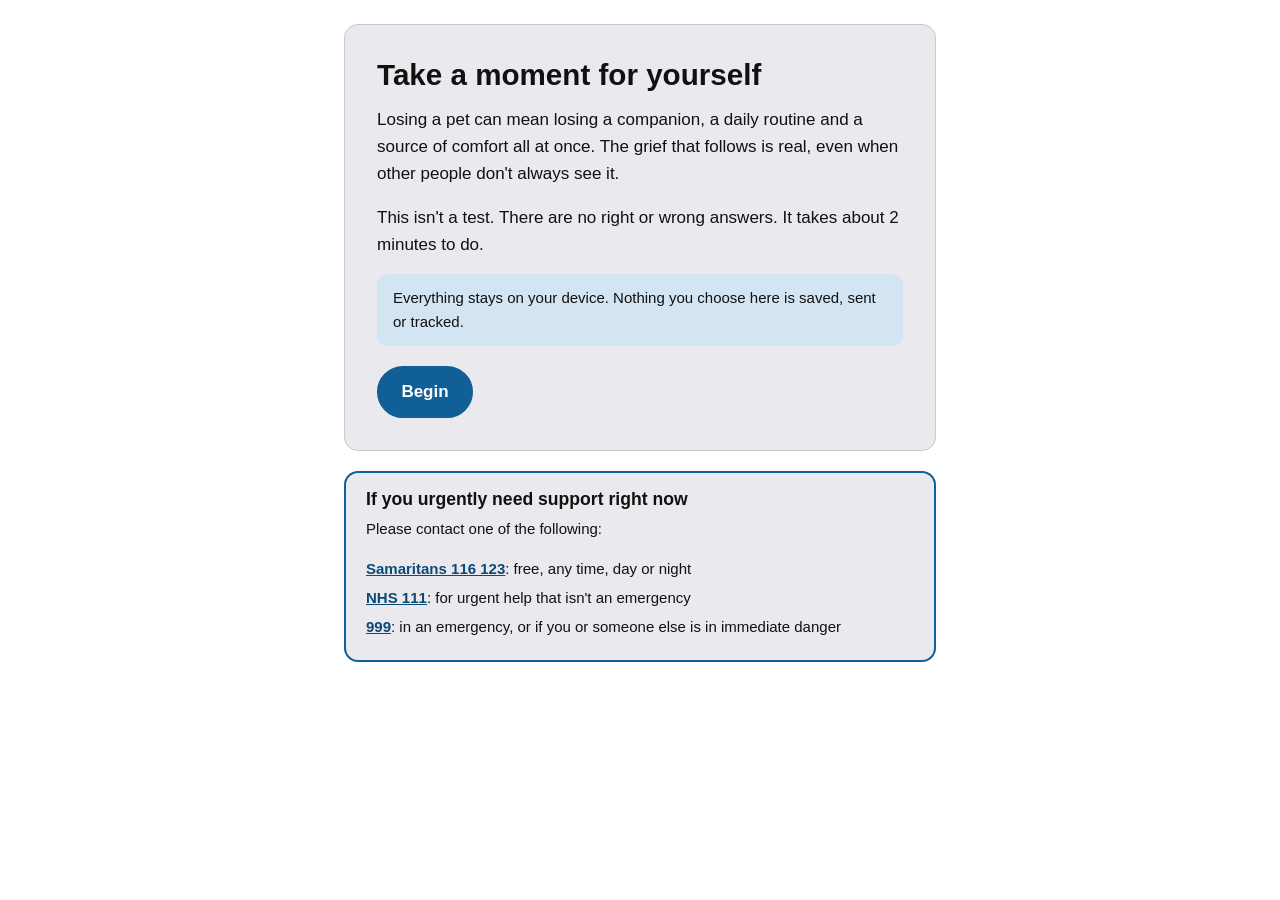
<file: prod/index.html>
<!DOCTYPE html>
<html lang="en-GB">
<head>
  <meta charset="utf-8">
  <meta name="viewport" content="width=device-width, initial-scale=1">
  <title>A gentle check-in after losing a pet</title>

  <!-- Privacy guard: this policy tells the browser to refuse ANY network
       request to other sites (no fonts, scripts, trackers, images, fetch/XHR).
       Only our own local files may load. Even a future mistake can't leak data. -->
  <meta http-equiv="Content-Security-Policy"
        content="default-src 'none'; script-src 'self'; style-src 'self'; img-src 'self' data:; base-uri 'none'; form-action 'none'">

  <link rel="stylesheet" href="css/styles.css">
</head>
<body>
  <div class="widget" id="widget">
    <div id="stage" class="stage">
      <noscript><p class="noscript">This check-in needs JavaScript to run. If you'd like to talk to someone, please get in touch using the contact details on this website.</p></noscript>
    </div>
    <div id="crisis" class="crisis" hidden></div>
  </div>

  <!-- Invisible area that screen readers announce (e.g. "Breathing pause started") -->
  <div id="announcer" class="sr-only" role="status" aria-live="polite"></div>

  <!-- Order matters: settings and wording first, then the logic that uses them -->
  <script src="js/config.js"></script>
  <script src="js/content.js"></script>
  <script src="js/app.js"></script>
</body>
</html>
</file>
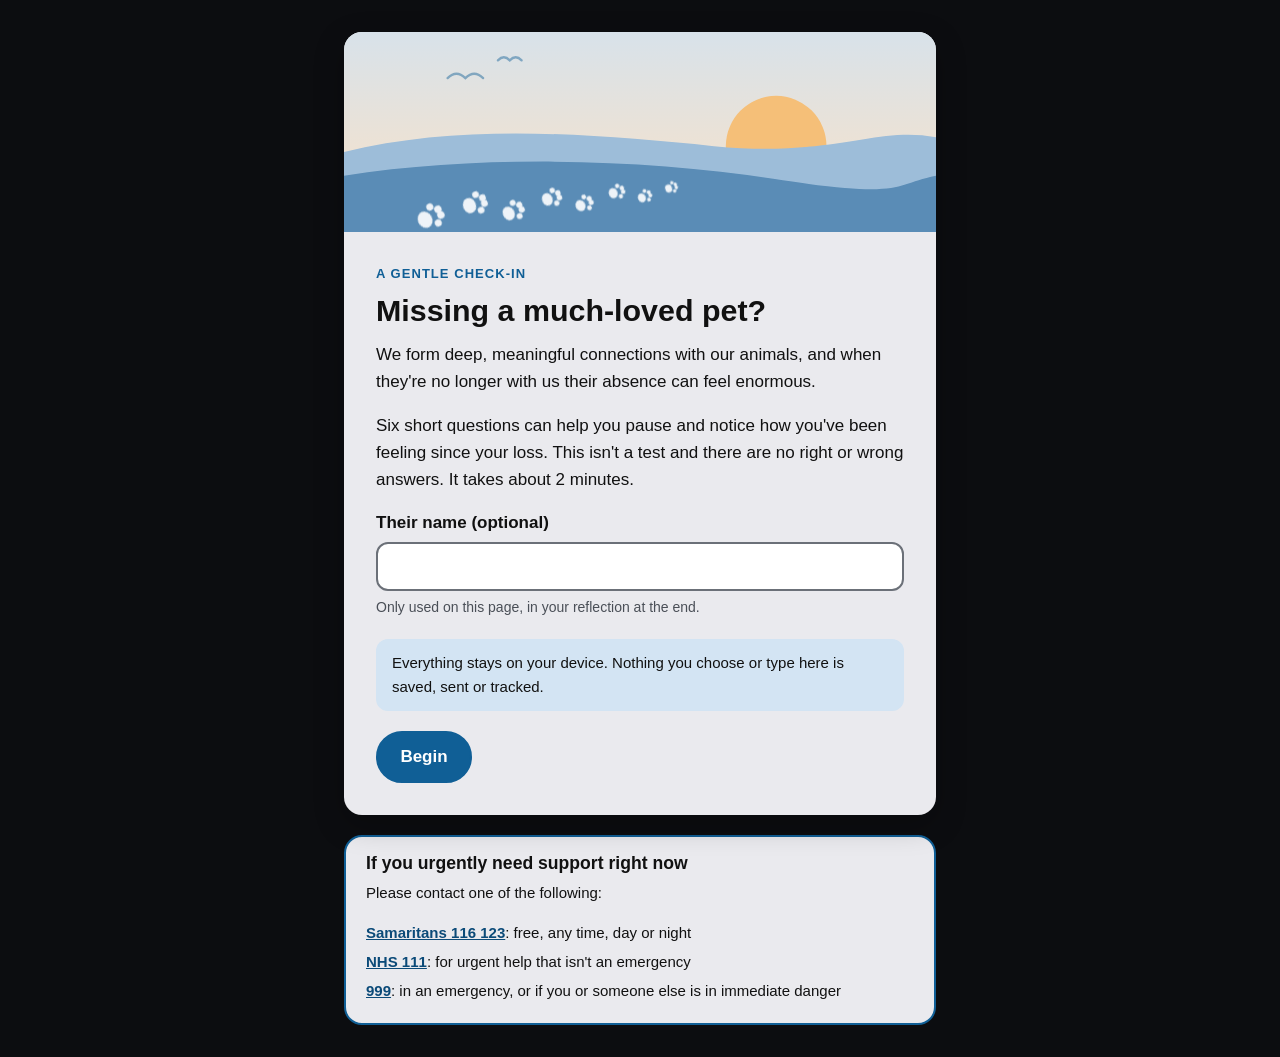
<file: staging/index.html>
<!DOCTYPE html>
<html lang="en-GB">
<head>
  <meta charset="utf-8">
  <meta name="viewport" content="width=device-width, initial-scale=1">
  <title>A gentle check-in after losing a pet</title>
  <meta name="description" content="Six gentle questions to help you reflect on how you've been feeling since losing a much-loved pet. Private, and takes about 2 minutes.">
  <meta property="og:title" content="Missing a much-loved pet? A gentle check-in">
  <meta property="og:description" content="Six gentle questions to help you reflect on how you've been feeling since your loss. Private, and takes about 2 minutes.">
  <meta property="og:type" content="website">

  <!-- Privacy guard: this policy tells the browser to refuse ANY network
       request to other sites (no fonts, scripts, trackers, images, fetch/XHR).
       Only our own local files may load. Even a future mistake can't leak data. -->
  <meta http-equiv="Content-Security-Policy"
        content="default-src 'none'; script-src 'self'; style-src 'self'; img-src 'self' data:; base-uri 'none'; form-action 'none'">

  <link rel="icon" href="data:,">
  <link rel="stylesheet" href="css/styles.css">
</head>
<body>
  <!-- Shared paw-print shape, drawn by the illustrations in js/app.js -->
  <svg class="sprite" aria-hidden="true" focusable="false">
    <defs>
      <g id="ldc-paw">
        <ellipse cx="0" cy="3.2" rx="5" ry="4.2"/>
        <circle cx="-5.3" cy="-2.8" r="2.1"/><circle cx="-1.9" cy="-6.3" r="2.2"/>
        <circle cx="1.9" cy="-6.3" r="2.2"/><circle cx="5.3" cy="-2.8" r="2.1"/>
      </g>
    </defs>
  </svg>

  <div class="widget" id="widget">
    <div id="stage" class="stage">
      <noscript><p class="noscript">This check-in needs JavaScript to run. If you'd like to talk to someone, please get in touch using the contact details on this website.</p></noscript>
    </div>
    <div id="crisis" class="crisis" hidden></div>
  </div>

  <!-- Invisible area that screen readers announce (e.g. "Breathing pause started") -->
  <div id="announcer" class="sr-only" role="status" aria-live="polite"></div>

  <!-- Order matters: settings and wording first, then the logic that uses them -->
  <script src="js/config.js"></script>
  <script src="js/content.js"></script>
  <script src="js/app.js"></script>
</body>
</html>
</file>
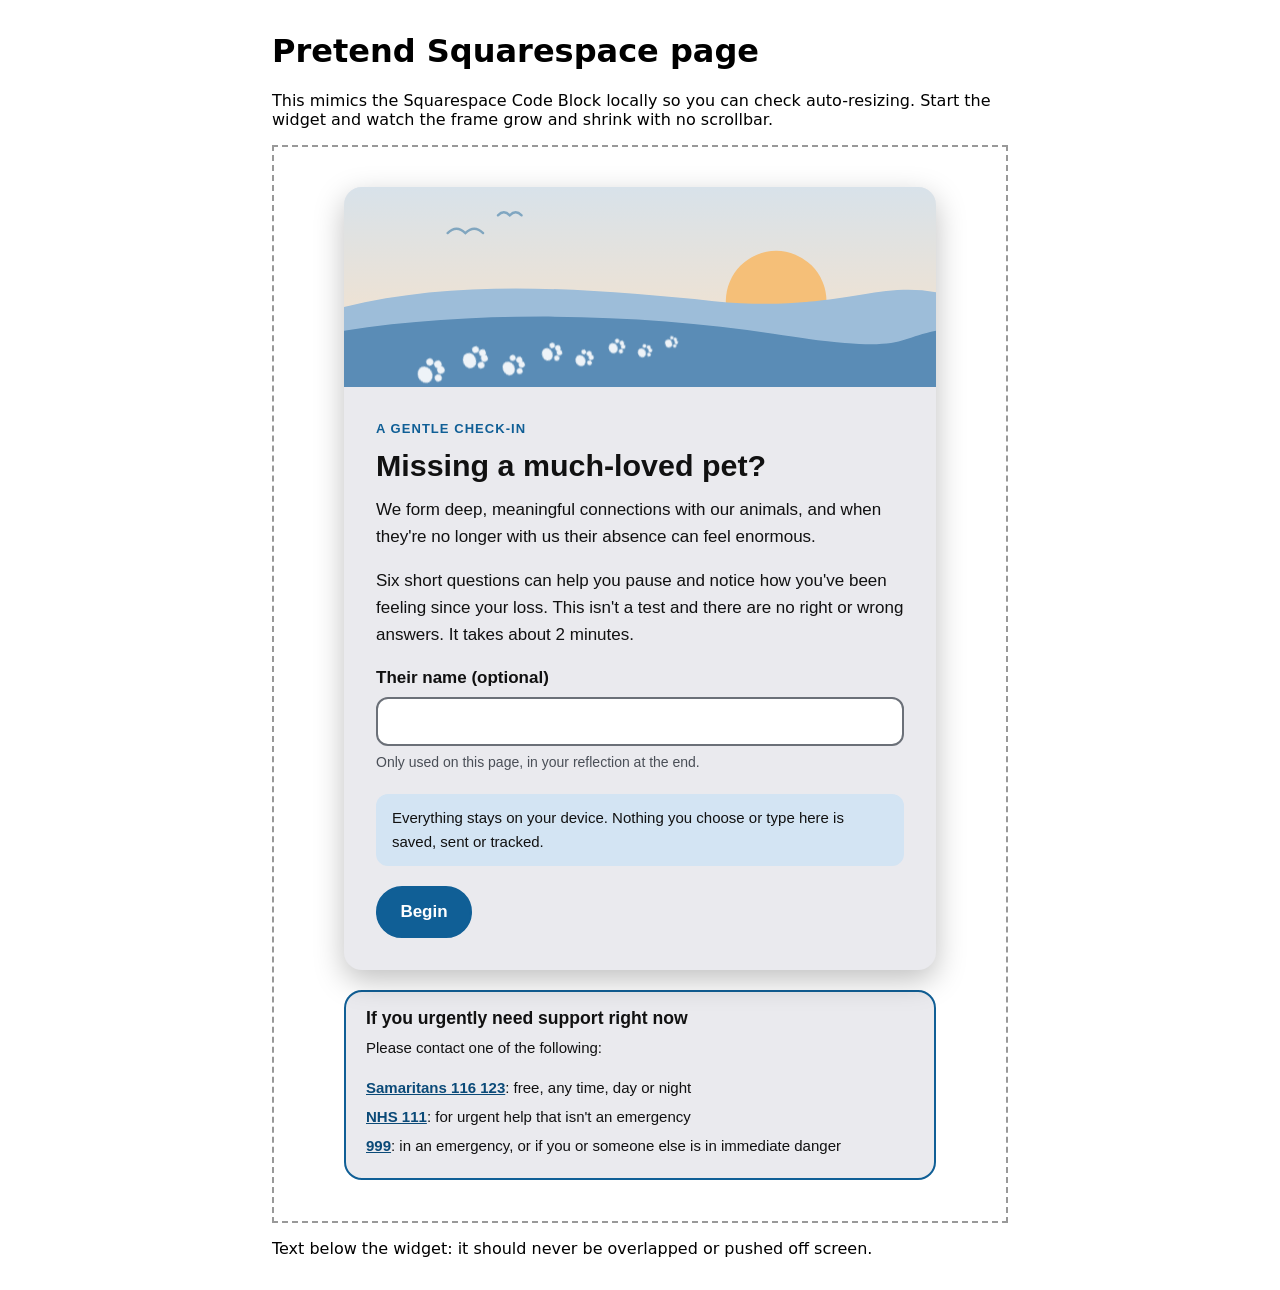
<file: docs/embed-test.html>
<!DOCTYPE html>
<html lang="en-GB">
<head>
  <meta charset="utf-8">
  <meta name="viewport" content="width=device-width, initial-scale=1">
  <title>Local embed test</title>
  <style>
    body { font-family: system-ui, sans-serif; max-width: 46rem; margin: 2rem auto; padding: 0 1rem; }
    .fake-page { border: 2px dashed #999; padding: 1rem; }
  </style>
</head>
<body>
  <h1>Pretend Squarespace page</h1>
  <p>This mimics the Squarespace Code Block locally so you can check auto-resizing.
     Start the widget and watch the frame grow and shrink with no scrollbar.</p>
  <div class="fake-page">
    <!-- Same as docs/squarespace-embed.html, but pointing at the local server -->
    <iframe id="ldc-petloss" src="../staging/" title="A gentle check-in after losing a pet"
            style="width:100%; height:640px; border:0; display:block;" scrolling="no"></iframe>
  </div>
  <p>Text below the widget: it should never be overlapped or pushed off screen.</p>

  <script>
  (function () {
    var frame = document.getElementById('ldc-petloss');
    window.addEventListener('message', function (event) {
      if (event.origin !== location.origin) return;
      if (event.source !== frame.contentWindow) return;
      var data = event.data;
      if (!data || data.type !== 'ldc-petloss-height') return;
      var height = Number(data.height);
      if (isFinite(height) && height > 0) frame.style.height = height + 'px';
    });
  })();
  </script>
</body>
</html>
</file>
<file: prod/css/styles.css>
/* ==========================================================================
   BRAND SETTINGS - change these to match the Squarespace site.
   Contrast notes (WCAG 2.1 AA needs 4.5:1 for text, 3:1 for borders/controls):
   if you change colours, check pairs with e.g. webaim.org/resources/contrastchecker
   ========================================================================== */
:root {
  /* Taken from lianedavidscounselling.co.uk: a black page, so the widget sits
     as pale cards on black, with the site's blue accent. All text pairs are
     at least 4.8:1 (AA needs 4.5:1); borders/controls are above 3:1. */
  --color-bg: transparent;        /* around the cards: transparent shows the Squarespace page behind the frame */
  --color-surface: #eaeaee;       /* cards (the site's pale grey) */
  --color-text: #111111;          /* main text */
  --color-muted: #4a4f57;         /* secondary text */
  --color-primary: #105f96;       /* buttons, highlights (a touch darker than the site's #1470af, which just misses AA) */
  --color-primary-hover: #0b4a78;
  --color-on-primary: #ffffff;    /* text on primary buttons */
  --color-soft: #d3e4f3;          /* soft tinted panels (pale blue) */
  --color-border: #6b7078;        /* form control borders */
  --color-line: #c5c8cf;          /* decorative dividers */
  --color-focus: #0b4a78;         /* keyboard focus ring */

  /* System fonts, as on the main site: nothing is downloaded, so no
     third-party consent needed. */
  --font-body: "Helvetica Neue", Helvetica, Arial, sans-serif;
  --font-heading: Verdana, Geneva, sans-serif;

  --radius: 14px;
  --max-width: 40rem;
}

/* ---------- Base ---------- */
*, *::before, *::after { box-sizing: border-box; }

html { -webkit-text-size-adjust: 100%; }

body {
  margin: 0;
  background: var(--color-bg);
  color: var(--color-text);
  font-family: var(--font-body);
  font-size: 1.0625rem;      /* 17px */
  line-height: 1.6;
}

/* The .widget wrapper is what we measure to report the iframe height.
   Deliberately NO min-height: 100vh here, or the iframe could never shrink. */
.widget {
  max-width: var(--max-width);
  margin: 0 auto;
  padding: 1rem;
}

h1, h2, h3 {
  font-family: var(--font-heading);
  font-weight: 600;
  line-height: 1.25;
  margin: 0 0 0.75rem;
}
h1 { font-size: 1.6rem; }
h2 { font-size: 1.4rem; }
h3 { font-size: 1.15rem; }
p  { margin: 0 0 1rem; }

/* Headings receive focus when a screen changes (for screen readers);
   they shouldn't look like a focused control. */
[tabindex="-1"]:focus { outline: none; }

.sr-only {
  position: absolute; width: 1px; height: 1px; margin: -1px; padding: 0;
  overflow: hidden; clip: rect(0 0 0 0); white-space: nowrap; border: 0;
}

/* ---------- Cards and screens ---------- */
.card {
  background: var(--color-surface);
  border: 1px solid var(--color-line);
  border-radius: var(--radius);
  padding: 1.5rem 1.25rem;
}

.muted { color: var(--color-muted); }
.small { font-size: 0.9375rem; }

.teaser { text-align: center; }
.teaser .btn-row { justify-content: center; }

.privacy-note {
  background: var(--color-soft);
  border-radius: 10px;
  padding: 0.75rem 1rem;
  font-size: 0.9375rem;
}

/* ---------- Buttons ---------- */
.btn {
  display: inline-block;
  min-height: 2.75rem;                /* comfortable touch target (44px) */
  padding: 0.65rem 1.4rem;
  border: 2px solid var(--color-primary);
  border-radius: 999px;
  background: var(--color-primary);
  color: var(--color-on-primary);
  font: inherit;
  font-weight: 600;
  text-align: center;
  text-decoration: none;
  cursor: pointer;
}
.btn:hover { background: var(--color-primary-hover); border-color: var(--color-primary-hover); }

.btn-secondary {
  background: transparent;
  color: var(--color-primary);
}
.btn-secondary:hover { background: var(--color-soft); color: var(--color-primary-hover); }

.btn-row { display: flex; flex-wrap: wrap; gap: 0.75rem; margin-top: 1.25rem; }

/* Visible keyboard focus on everything interactive */
a:focus-visible, button:focus-visible, .option:has(input:focus-visible) {
  outline: 3px solid var(--color-focus);
  outline-offset: 2px;
}

/* ---------- Progress ---------- */
.progress-text { font-size: 0.9375rem; color: var(--color-muted); margin-bottom: 0.4rem; }
.progress-bar { height: 6px; background: var(--color-line); border-radius: 999px; overflow: hidden; margin-bottom: 1.25rem; }
.progress-fill { height: 100%; background: var(--color-primary); border-radius: 999px; }

/* ---------- Questions ---------- */
fieldset { border: 0; margin: 0; padding: 0; min-width: 0; }
legend { padding: 0; margin-bottom: 1rem; }
.q-prompt { display: block; font-size: 0.9375rem; color: var(--color-muted); margin-bottom: 0.35rem; }
.q-statement { display: block; font-family: var(--font-heading); font-size: 1.2rem; line-height: 1.4; }

.option {
  display: flex;
  align-items: center;
  gap: 0.75rem;
  min-height: 3rem;
  padding: 0.6rem 1rem;
  margin-bottom: 0.6rem;
  border: 2px solid var(--color-border);
  border-radius: 12px;
  background: var(--color-surface);
  cursor: pointer;
}
.option:hover { background: var(--color-soft); }
.option input { width: 1.25rem; height: 1.25rem; accent-color: var(--color-primary); flex: none; margin: 0; }
.option:has(input:checked) { border-color: var(--color-primary); background: var(--color-soft); }

.hint {
  color: var(--color-text);
  background: var(--color-soft);
  border-radius: 10px;
  padding: 0.6rem 1rem;
  margin: 0.5rem 0 0;
}

/* ---------- Results ---------- */
.reflections { padding-left: 1.2rem; margin: 0 0 1rem; }
.reflections li { margin-bottom: 0.4rem; }

.panel {
  background: var(--color-soft);
  border-radius: var(--radius);
  padding: 1.25rem;
  margin: 1.25rem 0;
}
.panel h3 { margin-top: 0; }

/* ---------- Breathing ---------- */
.breath-stage { text-align: center; padding: 0.5rem 0; }
.breath-circle-wrap { display: flex; align-items: center; justify-content: center; height: 11rem; }
.breath-circle {
  width: 8rem; height: 8rem;
  border-radius: 50%;
  background: var(--color-primary);
  opacity: 0.85;
  transform: scale(0.55);
  transition-property: transform;
  transition-timing-function: ease-in-out;
  /* transition-duration is set from JS to match the breathing timings */
}
.breath-circle.expanded { transform: scale(1); }
.breath-cue { font-family: var(--font-heading); font-size: 1.4rem; min-height: 2.2rem; margin: 0.5rem 0 0.75rem; }

/* ---------- Crisis footer ---------- */
.crisis {
  margin-top: 1.25rem;
  padding: 1rem 1.25rem;
  border: 2px solid var(--color-primary);
  border-radius: var(--radius);
  background: var(--color-surface);
  font-size: 0.9375rem;
}
.crisis h2 { font-size: 1.1rem; font-family: var(--font-body); font-weight: 700; margin-bottom: 0.4rem; }
.services { list-style: none; margin: 0; padding: 0; }
.services li { margin-bottom: 0.3rem; }
.services a { color: var(--color-primary-hover); font-weight: 700; }

.noscript { padding: 1rem; }

/* ---------- Larger screens ---------- */
@media (min-width: 40em) {
  .widget { padding: 1.5rem; }
  .card { padding: 2rem; }
  h1 { font-size: 1.85rem; }
}

/* ---------- Reduced motion ----------
   Removes the circle animation entirely. The words "Breathe in / out" still
   guide the exercise, so nothing is lost. */
@media (prefers-reduced-motion: reduce) {
  *, *::before, *::after {
    transition: none !important;
    animation: none !important;
    scroll-behavior: auto !important;
  }
}
</file>
<file: staging/css/styles.css>
/* ==========================================================================
   BRAND SETTINGS - change these to match the Squarespace site.
   Contrast notes (WCAG 2.1 AA needs 4.5:1 for text, 3:1 for borders/controls):
   if you change colours, check pairs with e.g. webaim.org/resources/contrastchecker
   ========================================================================== */
:root {
  /* Taken from lianedavidscounselling.co.uk: a black page, so the widget sits
     as pale cards on black, with the site's blue accent. All text pairs are
     at least 4.8:1 (AA needs 4.5:1); borders/controls are above 3:1. */
  --color-bg: transparent;        /* around the cards: transparent shows the Squarespace page behind the frame */
  --color-page: #0c0d10;          /* page background when opened directly, not embedded */
  --color-surface: #eaeaee;       /* cards (the site's pale grey) */
  --color-raised: #ffffff;        /* answer buttons and the name box */
  --color-text: #111111;          /* main text */
  --color-muted: #4a4f57;         /* secondary text */
  --color-primary: #105f96;       /* buttons, highlights (a touch darker than the site's #1470af, which just misses AA) */
  --color-primary-hover: #0b4a78;
  --color-on-primary: #ffffff;    /* text on primary buttons */
  --color-soft: #d3e4f3;          /* soft tinted panels (pale blue) */
  --color-warm: #fbe2c6;          /* sunset tint: decorative only */
  --color-warm-deep: #c96f1c;     /* "you are here" paw: decorative only */
  --color-border: #6b7078;        /* form control borders */
  --color-line: #c5c8cf;          /* decorative dividers */
  --color-focus: #0b4a78;         /* keyboard focus ring */

  /* System fonts, as on the main site: nothing is downloaded, so no
     third-party consent needed. */
  --font-body: "Helvetica Neue", Helvetica, Arial, sans-serif;
  --font-heading: Verdana, Geneva, sans-serif;

  --radius: 18px;
  --max-width: 40rem;
  --shadow: 0 10px 30px rgba(0, 0, 0, 0.25);
}

/* ---------- Base ---------- */
*, *::before, *::after { box-sizing: border-box; }

html { -webkit-text-size-adjust: 100%; }

body {
  margin: 0;
  background: var(--color-bg);
  color: var(--color-text);
  font-family: var(--font-body);
  font-size: 1.0625rem;      /* 17px */
  line-height: 1.6;
}

/* Opened directly (e.g. from a social media link to GitHub Pages) rather
   than inside the Squarespace iframe: dress the page like the main site. */
html.standalone body { background: var(--color-page); }
html.standalone .widget { padding-top: 2rem; padding-bottom: 2rem; }

/* Some elements set their own display, which would otherwise beat [hidden] */
[hidden] { display: none !important; }

/* The .widget wrapper is what we measure to report the iframe height.
   Deliberately NO min-height: 100vh here, or the iframe could never shrink. */
.widget {
  max-width: var(--max-width);
  margin: 0 auto;
  padding: 1rem;
}

h1, h2, h3 {
  font-family: var(--font-heading);
  font-weight: 600;
  line-height: 1.25;
  margin: 0 0 0.75rem;
}
h1 { font-size: 1.6rem; }
h2 { font-size: 1.4rem; }
h3 { font-size: 1.15rem; }
p  { margin: 0 0 1rem; }

/* Headings receive focus when a screen changes (for screen readers);
   they shouldn't look like a focused control. */
[tabindex="-1"]:focus { outline: none; }

.sr-only {
  position: absolute; width: 1px; height: 1px; margin: -1px; padding: 0;
  overflow: hidden; clip: rect(0 0 0 0); white-space: nowrap; border: 0;
}
.sprite { position: absolute; width: 0; height: 0; overflow: hidden; }

/* ---------- Cards and screens ---------- */
.card {
  background: var(--color-surface);
  border-radius: var(--radius);
  padding: 1.5rem 1.25rem;
  box-shadow: var(--shadow);
  animation: rise 0.45s ease-out both;
}
@keyframes rise {
  from { opacity: 0; transform: translateY(10px); }
  to   { opacity: 1; transform: none; }
}

.card-hero { padding: 0; overflow: hidden; }
.card-body { padding: 1.5rem 1.25rem; }

.kicker {
  font-size: 0.8125rem;
  font-weight: 700;
  letter-spacing: 0.08em;
  text-transform: uppercase;
  color: var(--color-primary);
  margin-bottom: 0.4rem;
}

.muted { color: var(--color-muted); }
.small { font-size: 0.9375rem; }

.teaser { text-align: center; overflow: hidden; }
.teaser .btn-row { justify-content: center; }

.privacy-note {
  background: var(--color-soft);
  border-radius: 12px;
  padding: 0.75rem 1rem;
  font-size: 0.9375rem;
}

/* ---------- Hero illustration: paw prints walking towards the sun ---------- */
.hero svg {
  display: block;
  width: 100%;
  height: clamp(9rem, 32vw, 12.5rem);
}
.hero-small { margin: -1.5rem -1.25rem 1.25rem; }
.hero-small svg { height: 7.5rem; }

.hero .print { opacity: 0; animation: print-in 0.5s ease-out forwards; }
.hero .print:nth-child(1) { animation-delay: 0.25s; }
.hero .print:nth-child(2) { animation-delay: 0.55s; }
.hero .print:nth-child(3) { animation-delay: 0.85s; }
.hero .print:nth-child(4) { animation-delay: 1.15s; }
.hero .print:nth-child(5) { animation-delay: 1.45s; }
.hero .print:nth-child(6) { animation-delay: 1.75s; }
.hero .print:nth-child(7) { animation-delay: 2.05s; }
.hero .print:nth-child(8) { animation-delay: 2.35s; }
@keyframes print-in { to { opacity: 1; } }

/* ---------- Name box ---------- */
.field { margin: 0.25rem 0 1.25rem; }
.field label { display: block; font-weight: 600; margin-bottom: 0.35rem; }
.field input {
  width: 100%;
  min-height: 2.9rem;
  padding: 0.55rem 0.9rem;
  border: 2px solid var(--color-border);
  border-radius: 12px;
  background: var(--color-raised);
  color: var(--color-text);
  font: inherit;
}
.field input:focus-visible { outline: 3px solid var(--color-focus); outline-offset: 2px; }
.field-hint { font-size: 0.875rem; color: var(--color-muted); margin: 0.35rem 0 0; }

/* ---------- Buttons ---------- */
.btn {
  display: inline-block;
  min-height: 2.75rem;                /* comfortable touch target (44px) */
  padding: 0.65rem 1.4rem;
  border: 2px solid var(--color-primary);
  border-radius: 999px;
  background: var(--color-primary);
  color: var(--color-on-primary);
  font: inherit;
  font-weight: 600;
  text-align: center;
  text-decoration: none;
  cursor: pointer;
  transition: background-color 0.15s, transform 0.15s;
}
.btn:hover { background: var(--color-primary-hover); border-color: var(--color-primary-hover); }
.btn:active { transform: scale(0.98); }

.btn-secondary {
  background: transparent;
  color: var(--color-primary);
}
.btn-secondary:hover { background: var(--color-soft); color: var(--color-primary-hover); }

/* Low-key text button, e.g. Back / Start again */
.btn-quiet {
  background: transparent;
  border-color: transparent;
  color: var(--color-primary);
  text-decoration: underline;
  text-underline-offset: 0.2em;
  padding-left: 0.5rem;
  padding-right: 0.5rem;
}
.btn-quiet:hover { background: transparent; border-color: transparent; color: var(--color-primary-hover); }

/* White button on the blue blog panel */
.btn-light {
  background: var(--color-raised);
  border-color: var(--color-raised);
  color: var(--color-primary-hover);
}
.btn-light:hover { background: var(--color-warm); border-color: var(--color-warm); }

.btn-row { display: flex; flex-wrap: wrap; gap: 0.75rem; margin-top: 1.25rem; }

/* Visible keyboard focus on everything interactive */
a:focus-visible, button:focus-visible {
  outline: 3px solid var(--color-focus);
  outline-offset: 2px;
}
.blog a:focus-visible { outline-color: var(--color-raised); }

/* ---------- Progress: one paw print per question ---------- */
.paw-trail { display: flex; gap: 0.6rem; margin-bottom: 0.5rem; }
.paw svg { display: block; width: 1.4rem; height: 1.4rem; }
.paw:nth-child(odd) svg  { transform: rotate(-12deg); }
.paw:nth-child(even) svg { transform: rotate(12deg) translateY(-3px); }
.paw.ahead  { fill: var(--color-line); }
.paw.walked { fill: var(--color-primary); }
.paw.here   { fill: var(--color-warm-deep); animation: pop 0.5s ease-out both; }
@keyframes pop {
  0%   { transform: scale(0.4); opacity: 0; }
  70%  { transform: scale(1.2); opacity: 1; }
  100% { transform: scale(1); }
}
.progress-text { font-size: 0.875rem; color: var(--color-muted); margin-bottom: 1.25rem; }

/* ---------- Questions ---------- */
.q-prompt { font-size: 0.9375rem; color: var(--color-muted); margin-bottom: 0.35rem; }
.q-statement { font-size: 1.3rem; line-height: 1.4; margin-bottom: 1.25rem; }

.options { display: grid; gap: 0.65rem; }
.option {
  display: flex;
  align-items: center;
  gap: 0.85rem;
  width: 100%;
  min-height: 3.4rem;
  padding: 0.7rem 1.1rem;
  border: 2px solid var(--color-border);
  border-radius: 14px;
  background: var(--color-raised);
  color: var(--color-text);
  font: inherit;
  font-size: 1.0625rem;
  text-align: left;
  cursor: pointer;
  transition: border-color 0.15s, background-color 0.15s, color 0.15s, transform 0.15s;
}
.option:hover { border-color: var(--color-primary); transform: translateY(-1px); }
.option-dot {
  flex: none;
  width: 1.25rem; height: 1.25rem;
  border: 2px solid currentColor;
  border-radius: 50%;
  position: relative;
}
.option[aria-pressed="true"] {
  background: var(--color-primary);
  border-color: var(--color-primary);
  color: var(--color-on-primary);
}
.option[aria-pressed="true"] .option-dot::after {
  content: "";
  position: absolute;
  inset: 3px;
  border-radius: 50%;
  background: currentColor;
}

/* ---------- Results ---------- */
.result-top { display: flex; align-items: center; gap: 0.75rem; margin-bottom: 0.75rem; }
.result-top .kicker { margin: 0; }
.heart svg { display: block; width: 3.25rem; height: 3.25rem; animation: beat 1.6s ease-in-out 0.3s 2; }
@keyframes beat {
  0%, 100% { transform: scale(1); }
  30%      { transform: scale(1.1); }
}

.reflections { padding-left: 1.2rem; margin: 0 0 1rem; }
.reflections li { margin-bottom: 0.4rem; }
.reflections li::marker { color: var(--color-warm-deep); }

.panel {
  background: var(--color-soft);
  border-radius: var(--radius);
  padding: 1.25rem;
  margin: 1.25rem 0;
}
.panel h3 { margin-top: 0; }

/* The blog invitation: the main next step, so it gets the boldest panel */
.blog {
  background: linear-gradient(150deg, var(--color-primary) 0%, var(--color-primary-hover) 100%);
  color: var(--color-on-primary);
  border-radius: var(--radius);
  padding: 1.5rem 1.25rem;
  margin: 1.5rem 0;
}
.blog .kicker { color: var(--color-warm); }
.blog-title { font-size: 1.35rem; }
.blog-quote {
  margin: 0 0 1rem;
  padding: 0.25rem 0 0.25rem 1rem;
  border-left: 3px solid var(--color-warm);
  font-style: italic;
  font-size: 1.0625rem;
}
.blog-quote p { margin: 0; }
.chips { list-style: none; display: flex; flex-wrap: wrap; gap: 0.5rem; margin: 0 0 1rem; padding: 0; }
.chips li {
  background: rgba(255, 255, 255, 0.14);
  border: 1px solid rgba(255, 255, 255, 0.35);
  border-radius: 999px;
  padding: 0.3rem 0.85rem;
  font-size: 0.9375rem;
}
.blog .btn { margin-top: 0.25rem; }

/* ---------- Breathing ---------- */
.breath-stage { text-align: center; padding: 0.5rem 0; }
.breath-circle-wrap { display: flex; align-items: center; justify-content: center; height: 11rem; }
.breath-circle {
  width: 8rem; height: 8rem;
  border-radius: 50%;
  background: radial-gradient(circle at 35% 35%, #4d8fc0, var(--color-primary));
  box-shadow: 0 0 0 10px rgba(16, 95, 150, 0.12);
  transform: scale(0.55);
  transition-property: transform;
  transition-timing-function: ease-in-out;
  /* transition-duration is set from JS to match the breathing timings */
}
.breath-circle.expanded { transform: scale(1); }
.breath-cue { font-family: var(--font-heading); font-size: 1.4rem; min-height: 2.2rem; margin: 0.5rem 0 0.75rem; }

/* ---------- Crisis footer ---------- */
.crisis {
  margin-top: 1.25rem;
  padding: 1rem 1.25rem;
  border: 2px solid var(--color-primary);
  border-radius: var(--radius);
  background: var(--color-surface);
  font-size: 0.9375rem;
}
.crisis h2 { font-size: 1.1rem; font-family: var(--font-body); font-weight: 700; margin-bottom: 0.4rem; }
.services { list-style: none; margin: 0; padding: 0; }
.services li { margin-bottom: 0.3rem; }
.services a { color: var(--color-primary-hover); font-weight: 700; }

.noscript { padding: 1rem; background: var(--color-surface); border-radius: var(--radius); }

/* ---------- Larger screens ---------- */
@media (min-width: 40em) {
  .widget { padding: 1.5rem; }
  .card { padding: 2rem; }
  .card-hero { padding: 0; }
  .card-body { padding: 2rem; }
  .hero-small { margin: -2rem -2rem 1.5rem; }
  .blog { padding: 1.75rem 2rem; }
  h1 { font-size: 1.9rem; }
  .q-statement { font-size: 1.45rem; }
}

/* ---------- Reduced motion ----------
   Removes all animation. The paw prints simply appear, and the words
   "Breathe in / out" still guide the breathing, so nothing is lost. */
@media (prefers-reduced-motion: reduce) {
  *, *::before, *::after {
    transition: none !important;
    animation: none !important;
    scroll-behavior: auto !important;
  }
  .hero .print { opacity: 1; }
}
</file>
